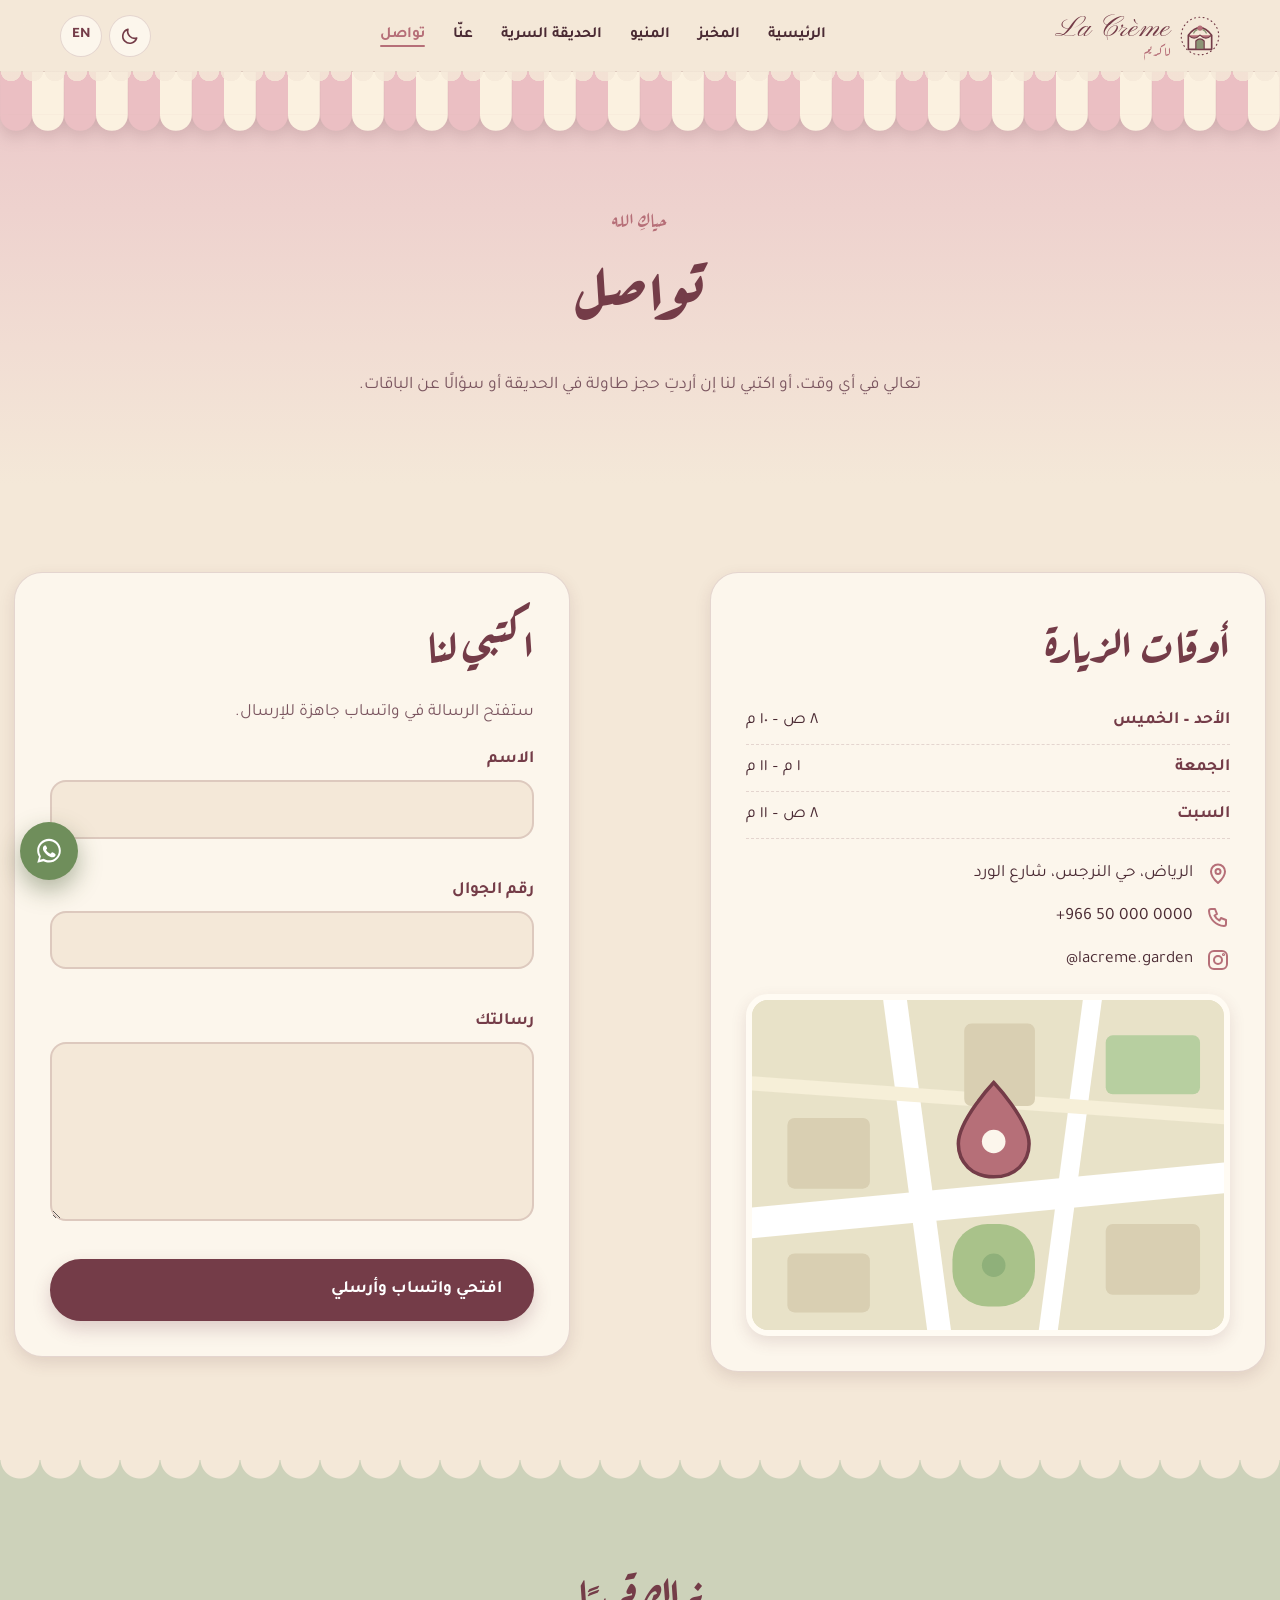
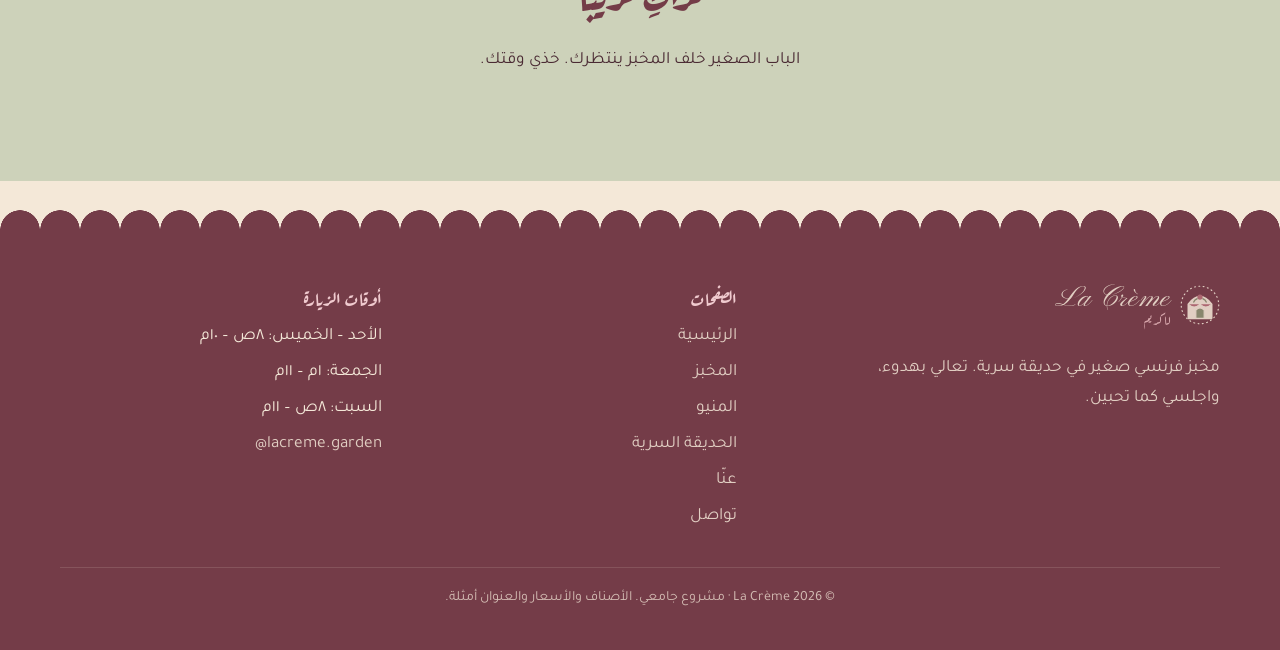
<file: contact.html>
<!DOCTYPE html>
<html lang="ar" dir="rtl">
<head>
<meta charset="utf-8">
<meta name="viewport" content="width=device-width, initial-scale=1">
<title>تواصل · لاكريم</title>
<meta name="description" content="لاكريم — مخبز فرنسي صغير في حديقة سرية. La Crème — a small French pâtisserie in a secret garden.">
<meta name="theme-color" content="#F4E8D8">
<link rel="icon" href="images/favicon.svg" type="image/svg+xml">
<link rel="preconnect" href="https://fonts.googleapis.com"><link rel="preconnect" href="https://fonts.gstatic.com" crossorigin>
<link href="https://fonts.googleapis.com/css2?family=Aref+Ruqaa:wght@400;700&family=Tajawal:wght@400;500;700&family=Cormorant+Garamond:ital,wght@0,500;0,600;0,700;1,500&family=Nunito:wght@400;600;700;800&family=Pinyon+Script&family=Caveat:wght@500;700&display=swap" rel="stylesheet">
<link rel="stylesheet" href="style.css">
<script>
/* Set theme / language / door state before first paint (no flash). */
(function(){try{var d=document.documentElement;d.classList.add('js');
var t=localStorage.getItem('lc-theme')||'light';d.setAttribute('data-theme',t);
var l=localStorage.getItem('lc-lang')||'ar';d.lang=l;d.dir=l==='ar'?'rtl':'ltr';
if(/(^|\/)(index\.html)?$/.test(location.pathname)&&!sessionStorage.getItem('lc-door')){d.classList.add('door-pending');}
if(sessionStorage.getItem('lc-nav')){d.classList.add('arriving');}
}catch(e){}})();
</script>

</head>
<body data-page="contact" class="pg-contact ">
<a class="sr" href="#main"><span data-i18n="contact.21">تخطّي إلى المحتوى</span></a>

<header class="nav" id="nav"><div class="wrap nav-in">
  <a class="logo" href="index.html" aria-label="لاكريم — الرئيسية" data-i18n-attr="aria-label:c.7"><svg viewBox="0 0 48 48" aria-hidden="true"><circle cx="24" cy="24" r="22.5" fill="none" stroke="currentColor" stroke-width="1.4" stroke-dasharray="1 4.2" stroke-linecap="round"/><path d="M10 40V23Q24 5 38 23V40Z" fill="#F4E8D8" stroke="currentColor" stroke-width="2" stroke-linejoin="round"/><path d="M10 23Q17 30 24 23Q31 30 38 23" fill="#B66F78" stroke="currentColor" stroke-width="1.4"/><path d="M19 40V30Q24 25 29 30V40Z" fill="#8C9474" stroke="currentColor" stroke-width="1.4"/><circle cx="24" cy="14.5" r="3.2" fill="#B66F78"/><path d="M20.5 16.5q-3 1-4 4M27.5 16.5q3 1 4 4" stroke="#8C9474" stroke-width="1.6" fill="none" stroke-linecap="round"/></svg><span class="wm"><b>La Crème</b><small>لاكريم</small></span></a>
  <nav aria-label="التنقل الرئيسي" data-i18n-attr="aria-label:c.8"><ul class="links"><li><a href="index.html" data-p="home"><span data-i18n="c.1">الرئيسية</span></a></li><li><a href="bakery.html" data-p="bakery"><span data-i18n="c.2">المخبز</span></a></li><li><a href="menu.html" data-p="menu"><span data-i18n="c.3">المنيو</span></a></li><li><a href="garden.html" data-p="garden"><span data-i18n="c.4">الحديقة السرية</span></a></li><li><a href="about.html" data-p="about"><span data-i18n="c.5">عنّا</span></a></li><li><a href="contact.html" data-p="contact" aria-current="page"><span data-i18n="c.6">تواصل</span></a></li></ul></nav>
  <div class="tools">
    <button class="icon-btn theme-btn" data-act="theme" type="button" aria-label="تبديل الوضع الداكن والفاتح" data-i18n-attr="aria-label:c.9"><svg class="moon" viewBox="0 0 24 24" fill="none" stroke="currentColor" stroke-width="2" stroke-linejoin="round"><path d="M20 14.5A8.5 8.5 0 0 1 9.5 4a8.5 8.5 0 1 0 10.5 10.5Z"/></svg><svg class="sun" viewBox="0 0 24 24" fill="none" stroke="currentColor" stroke-width="2" stroke-linecap="round"><circle cx="12" cy="12" r="4.2"/><path d="M12 2.5v2.6M12 18.9v2.6M2.5 12h2.6M18.9 12h2.6M5.3 5.3l1.8 1.8M16.9 16.9l1.8 1.8M5.3 18.7l1.8-1.8M16.9 7.1l1.8-1.8"/></svg></button>
    <button class="icon-btn" data-act="lang" type="button" aria-label="تغيير اللغة" data-i18n-attr="aria-label:c.10"><span data-lang-label>EN</span></button>
    <button class="icon-btn burger" data-act="burger" type="button" aria-label="القائمة" data-i18n-attr="aria-label:c.11"><svg viewBox="0 0 24 24" fill="none" stroke="currentColor" stroke-width="2.2" stroke-linecap="round"><path d="M4 7h16M4 12h16M4 17h16"/></svg></button>
  </div></div></header>
<main id="main">
<section class="phero"><div class="awning" aria-hidden="true"></div>
  <div class="wrap"><span class="eyebrow" data-reveal><span data-i18n="contact.2">حياكِ الله</span></span><h1 data-reveal data-delay="100"><span data-i18n="contact.3">تواصل</span></h1>
  <p data-reveal data-delay="200"><span data-i18n="contact.4">تعالي في أي وقت، أو اكتبي لنا إن أردتِ حجز طاولة في الحديقة أو سؤالًا عن الباقات.</span></p></div></section>
<section class="pad"><div class="wrap contact-grid">
  <div class="panel" data-reveal="left">
    <h2><span data-i18n="contact.5">أوقات الزيارة</span></h2>
    <ul class="hours"><li><b><span data-i18n="contact.6">الأحد – الخميس</span></b><span><span data-i18n="contact.7">٨ ص – ١٠ م</span></span></li><li><b><span data-i18n="contact.8">الجمعة</span></b><span><span data-i18n="contact.9">١ م – ١١ م</span></span></li><li><b><span data-i18n="contact.10">السبت</span></b><span><span data-i18n="contact.11">٨ ص – ١١ م</span></span></li></ul>
    <div class="info">
      <!-- SAMPLE DETAILS: replace the address, phone and handle with real ones (phone / WhatsApp number is set in script.js → CFG). -->
      <div><svg viewBox="0 0 24 24" fill="none" stroke="currentColor" stroke-width="2" stroke-linecap="round" stroke-linejoin="round"><path d="M12 21s-7-6.2-7-11.5A7 7 0 0 1 19 9.500C19 14.800 12 21 12 21Z"/><circle cx="12" cy="9.500" r="2.500"/></svg><span><span data-i18n="contact.12">الرياض، حي النرجس، شارع الورد</span></span></div>
      <div><svg viewBox="0 0 24 24" fill="none" stroke="currentColor" stroke-width="2" stroke-linecap="round" stroke-linejoin="round"><path d="M5 4h4l2 5-2.500 1.500a11 11 0 0 0 5 5L15 13l5 2v4a2 2 0 0 1-2 2A16 16 0 0 1 3 6a2 2 0 0 1 2-2Z"/></svg><span dir="ltr">+966 50 000 0000</span></div>
      <div><svg viewBox="0 0 24 24" fill="none" stroke="currentColor" stroke-width="2" stroke-linecap="round" stroke-linejoin="round"><rect x="3" y="3" width="18" height="18" rx="5"/><circle cx="12" cy="12" r="4"/><circle cx="17.500" cy="6.500" r=".6"/></svg><span dir="ltr">@lacreme.garden</span></div>
    </div>
    <div class="map" data-reveal="bloom"><svg viewBox="0 0 400 280" role="img" aria-label="خريطة تخطيطية للموقع" data-i18n-attr="aria-label:contact.1"><rect width="400" height="280" fill="#E8E2C8"/><path d="M-10 190 L410 150" stroke="#fff" stroke-width="26"/><path d="M120 -10 L160 290" stroke="#fff" stroke-width="20"/><path d="M290 -10 L250 290" stroke="#fff" stroke-width="16"/><path d="M-10 70 L410 100" stroke="#F6EFD8" stroke-width="12"/><rect x="30" y="100" width="70" height="60" rx="6" fill="#D9CFB2"/><rect x="180" y="20" width="60" height="70" rx="6" fill="#D9CFB2"/><rect x="300" y="190" width="80" height="60" rx="6" fill="#D9CFB2"/><rect x="30" y="215" width="70" height="50" rx="6" fill="#D9CFB2"/><rect x="170" y="190" width="70" height="70" rx="30" fill="#A9C28A"/><circle cx="205" cy="225" r="10" fill="#8FB07A"/><rect x="300" y="30" width="80" height="50" rx="6" fill="#B7CFA0"/><g class="pin"><path d="M205 150c-18 0-30-12-30-28 0-20 30-52 30-52s30 32 30 52c0 16-12 28-30 28Z" fill="#B66F78" stroke="#743C48" stroke-width="3"/><circle cx="205" cy="120" r="10" fill="#FCF6EC"/></g></svg></div>
  </div>
  <div class="panel" data-reveal="right">
    <h2><span data-i18n="contact.13">اكتبي لنا</span></h2><p style="color:var(--ink-soft)"><span data-i18n="contact.14">ستفتح الرسالة في واتساب جاهزة للإرسال.</span></p>
    <form class="f" id="cform" novalidate>
      <div class="field"><label for="cn"><span data-i18n="contact.15">الاسم</span></label><input id="cn" name="name" autocomplete="name" required><span class="err" data-err></span></div>
      <div class="field"><label for="cp"><span data-i18n="contact.16">رقم الجوال</span></label><input id="cp" name="phone" inputmode="tel" autocomplete="tel" dir="ltr" required><span class="err" data-err></span></div>
      <div class="field"><label for="cm"><span data-i18n="contact.17">رسالتك</span></label><textarea id="cm" name="msg" rows="5" required></textarea><span class="err" data-err></span></div>
      <button class="btn" type="submit"><span data-i18n="contact.18">افتحي واتساب وأرسلي</span></button>
    </form>
  </div>
</div></section>
<section class="band sage"><div class="wrap center" data-reveal><h2><span data-i18n="contact.19">نراكِ قريبًا</span></h2><p style="max-inline-size:48ch;margin-inline:auto"><span data-i18n="contact.20">الباب الصغير خلف المخبز ينتظرك. خذي وقتك.</span></p></div></section>
</main>
<footer class="foot"><div class="wrap">
  <div class="foot-grid">
    <div><a class="logo" href="index.html"><svg viewBox="0 0 48 48" aria-hidden="true"><circle cx="24" cy="24" r="22.5" fill="none" stroke="currentColor" stroke-width="1.4" stroke-dasharray="1 4.2" stroke-linecap="round"/><path d="M10 40V23Q24 5 38 23V40Z" fill="#F4E8D8" stroke="currentColor" stroke-width="2" stroke-linejoin="round"/><path d="M10 23Q17 30 24 23Q31 30 38 23" fill="#B66F78" stroke="currentColor" stroke-width="1.4"/><path d="M19 40V30Q24 25 29 30V40Z" fill="#8C9474" stroke="currentColor" stroke-width="1.4"/><circle cx="24" cy="14.5" r="3.2" fill="#B66F78"/><path d="M20.5 16.5q-3 1-4 4M27.5 16.5q3 1 4 4" stroke="#8C9474" stroke-width="1.6" fill="none" stroke-linecap="round"/></svg><span class="wm"><b>La Crème</b><small>لاكريم</small></span></a>
      <p style="margin-block-start:1rem;opacity:.85;max-inline-size:36ch"><span data-i18n="c.12">مخبز فرنسي صغير في حديقة سرية. تعالي بهدوء، واجلسي كما تحبين.</span></p></div>
    <div><h4><span data-i18n="c.13">الصفحات</span></h4><ul><li><a href="index.html"><span data-i18n="c.14">الرئيسية</span></a></li><li><a href="bakery.html"><span data-i18n="c.15">المخبز</span></a></li><li><a href="menu.html"><span data-i18n="c.16">المنيو</span></a></li><li><a href="garden.html"><span data-i18n="c.17">الحديقة السرية</span></a></li><li><a href="about.html"><span data-i18n="c.18">عنّا</span></a></li><li><a href="contact.html"><span data-i18n="c.19">تواصل</span></a></li></ul></div>
    <div><h4><span data-i18n="c.20">أوقات الزيارة</span></h4><ul>
      <li><span data-i18n="c.21">الأحد – الخميس: ٨ص – ١٠م</span></li><li><span data-i18n="c.22">الجمعة: ١م – ١١م</span></li><li><span data-i18n="c.23">السبت: ٨ص – ١١م</span></li>
      <li dir="ltr" style="opacity:.85">@lacreme.garden</li></ul></div>
  </div>
  <p class="copy">© 2026 La Crème · <span data-i18n="c.24">مشروع جامعي. الأصناف والأسعار والعنوان أمثلة.</span></p>
</div></footer>
<a class="wa" id="wa" href="#" target="_blank" rel="noopener" aria-label="تواصلي معنا عبر واتساب" data-i18n-attr="aria-label:c.25"><svg viewBox="0 0 32 32" fill="currentColor"><path d="M16 3C9 3 3.4 8.6 3.4 15.5c0 2.4.7 4.7 1.9 6.6L3.5 28.5l6.6-1.7c1.8 1 3.8 1.5 5.9 1.5 6.9 0 12.6-5.6 12.6-12.6S22.9 3 16 3Zm0 22.9c-1.9 0-3.700-.5-5.300-1.500l-.4-.2-3.900 1 1-3.800-.3-.4a10.200 10.200 0 0 1-1.600-5.500C5.500 9.900 10.200 5.300 16 5.300s10.500 4.600 10.500 10.300S21.800 25.900 16 25.900Zm5.800-7.600c-.3-.2-1.900-.9-2.200-1s-.5-.2-.7.200-.8 1-1 1.200-.4.200-.7.100a8.500 8.500 0 0 1-4.200-3.700c-.3-.6.300-.5.900-1.700.1-.2 0-.4 0-.5l-1-2.300c-.2-.6-.5-.5-.7-.5h-.6a1.200 1.200 0 0 0-.9.400 3.800 3.800 0 0 0-1.200 2.800c0 1.700 1.200 3.300 1.400 3.500s2.400 3.700 5.800 5.100c2.100.9 2.900.9 3.900.8a3.300 3.300 0 0 0 2.200-1.600 2.700 2.700 0 0 0 .2-1.600c-.1-.1-.3-.2-.6-.4Z"/></svg><span class="tip"><span data-i18n="c.26">واتساب</span></span></a>
<script src="script.js" defer></script>
</body>
</html>
</file>
<file: style.css>
/* ==========================================================================
   La Crème · لاكريم — shared stylesheet
   Logical properties everywhere (RTL / LTR safe). Palette comes from the brief:
   cream #F4E8D8 · dusty rose #B66F78 · deep wine #743C48 · sand #D7B99A · sage #8C9474
   ========================================================================== */

/* ---------- 1. Tokens ---------- */
:root {
  --cream: #F4E8D8;
  --rose: #B66F78;
  --wine: #743C48;
  --sand: #D7B99A;
  --sage: #8C9474;
  --wood: #C69C6D;
  --wood-d: #B07D4F;

  --bg: #F4E8D8;
  --bg-2: #EEDDC7;
  --paper: #FCF6EC;
  --ink: #4A2A33;
  --ink-soft: #7B5660;
  --head: #743C48;
  --line: rgba(116, 60, 72, .18);
  --rose-l: #EBC7C9;
  --sage-l: #CDD2BA;
  --sand-l: #E7D3BA;
  --shadow: 0 14px 34px rgba(90, 45, 55, .16);
  --shadow-s: 0 6px 16px rgba(90, 45, 55, .13);
  --menu-bg: #EFB6BB;
  --door-bg-a: #FBE9DD; --door-bg-b: #F2D3CF; --door-bg-c: #D9B6B3;
  --awn-a: #EBBFC3; --awn-b: #FBF1E0;

  --r: 22px;
  --nav-h: 72px;
  --ease: cubic-bezier(.22, .8, .24, 1);

  --f-ar-d: 'Aref Ruqaa', 'Tajawal', serif;
  --f-ar-b: 'Tajawal', 'Readex Pro', sans-serif;
  --f-en-d: 'Cormorant Garamond', Georgia, serif;
  --f-en-b: 'Nunito', 'Segoe UI', sans-serif;
  --f-script: 'Pinyon Script', 'Snell Roundhand', cursive;
  --f-hand: 'Caveat', 'Segoe Script', cursive;
}
:root[data-theme="dark"] {
  --bg: #2A1A20;
  --bg-2: #33202A;
  --paper: #3D2832;
  --ink: #F4E8D8;
  --ink-soft: #D2B8B3;
  --head: #F0CBCF;
  --line: rgba(244, 232, 216, .16);
  --rose-l: #5B3440;
  --sage-l: #3C4636;
  --sand-l: #4A3A35;
  --shadow: 0 14px 34px rgba(0, 0, 0, .4);
  --shadow-s: 0 6px 16px rgba(0, 0, 0, .32);
  --menu-bg: #6B3A48;
  --door-bg-a: #4A2A35; --door-bg-b: #3A2029; --door-bg-c: #261319;
  --awn-a: #8F4F5C; --awn-b: #3F2831;
  color-scheme: dark;
}

/* ---------- 2. Base ---------- */
*, *::before, *::after { box-sizing: border-box; }
html { scroll-behavior: smooth; -webkit-text-size-adjust: 100%; overflow-x: clip; }
html.door-pending, html.door-pending body { overflow: hidden; }
body {
  margin: 0;
  background: var(--bg);
  color: var(--ink);
  font-family: var(--f-en-b);
  line-height: 1.75;
  font-size: 1.04rem;
  overflow-x: hidden;
  transition: background-color .6s ease, color .6s ease;
  min-height: 100vh;
  display: flex; flex-direction: column;
}
html[lang="ar"] body { font-family: var(--f-ar-b); font-size: 1.08rem; }
main { flex: 1; position: relative; }
img, svg { max-width: 100%; }
img { display: block; }
a { color: inherit; text-decoration: none; }
h1, h2, h3, h4 { color: var(--head); font-family: var(--f-en-d); font-weight: 600; line-height: 1.2; margin: 0 0 .5em; }
html[lang="ar"] h1, html[lang="ar"] h2, html[lang="ar"] h3, html[lang="ar"] h4 { font-family: var(--f-ar-d); font-weight: 700; line-height: 1.5; }
h1 { font-size: clamp(2.3rem, 6vw, 4.2rem); }
h2 { font-size: clamp(1.8rem, 4vw, 2.8rem); }
h3 { font-size: clamp(1.25rem, 2.4vw, 1.6rem); }
p { margin: 0 0 1em; }
.script { font-family: var(--f-script); font-weight: 400; }
.hand { font-family: var(--f-hand); }
html[lang="ar"] .hand { font-family: var(--f-ar-d); }
.eyebrow { font-family: var(--f-hand); font-size: 1.45rem; color: var(--rose); display: block; margin-block-end: .1em; letter-spacing: .02em; }
html[lang="ar"] .eyebrow { font-family: var(--f-ar-d); font-size: 1.25rem; }
.wrap { width: min(1160px, 100% - 2rem); margin-inline: auto; }
.narrow { width: min(760px, 100% - 2rem); margin-inline: auto; }
.center { text-align: center; }
.sr { position: absolute; inline-size: 1px; block-size: 1px; overflow: hidden; clip: rect(0 0 0 0); white-space: nowrap; }
:focus-visible { outline: 3px solid var(--rose); outline-offset: 3px; border-radius: 6px; }
::selection { background: var(--rose); color: #fff; }

/* ---------- 3. Buttons / chips ---------- */
.btn {
  --b: var(--wine);
  display: inline-flex; align-items: center; gap: .55em;
  padding: .8em 1.7em; border-radius: 999px; border: 2px solid var(--b);
  background: var(--b); color: #fff; font: inherit; font-weight: 700; cursor: pointer;
  position: relative; overflow: hidden; isolation: isolate;
  transition: transform .35s var(--ease), box-shadow .35s, color .35s;
  box-shadow: 0 8px 18px rgba(116, 60, 72, .22);
}
:root[data-theme="dark"] .btn { --b: var(--rose); }
.btn::before { content: ""; position: absolute; inset: 0; z-index: -1; background: var(--paper); border-radius: inherit; transform: scale(0); transform-origin: var(--ox, 50%) var(--oy, 50%); transition: transform .5s var(--ease); }
.btn:hover { transform: translateY(-3px); color: var(--b); }
.btn:hover::before { transform: scale(1.6); }
.btn.ghost { background: transparent; color: var(--head); box-shadow: none; }
.btn.ghost:hover { color: #fff; }
.btn.ghost::before { background: var(--b); transform: scale(0); }
.btn.ghost:hover::before { transform: scale(1.6); }
.btn.sm { padding: .5em 1.15em; font-size: .92rem; }
.chip {
  display: inline-flex; align-items: center; gap: .4em; padding: .42em 1em; border-radius: 999px;
  border: 1.5px solid var(--line); background: var(--paper); color: var(--ink); font: inherit; font-size: .95rem; cursor: pointer;
  transition: all .3s var(--ease);
}
.chip:hover { transform: translateY(-2px); border-color: var(--rose); }
.chip[aria-pressed="true"], .chip.on { background: var(--rose); color: #fff; border-color: var(--rose); box-shadow: 0 6px 14px rgba(182, 111, 120, .35); }

/* ---------- 4. Navigation ---------- */
.nav {
  position: sticky; inset-block-start: 0; z-index: 60; block-size: var(--nav-h);
  background: color-mix(in srgb, var(--bg) 82%, transparent); backdrop-filter: blur(14px); -webkit-backdrop-filter: blur(14px);
  border-block-end: 1px solid var(--line);
}
.nav::after { content: ""; position: absolute; inset-inline: 0; inset-block-end: -11px; block-size: 11px; pointer-events: none;
  background: radial-gradient(circle at 11px 0, color-mix(in srgb, var(--bg) 82%, transparent) 10px, transparent 10.5px) 0 0 / 22px 11px repeat-x; }
.nav-in { block-size: 100%; display: flex; align-items: center; justify-content: space-between; gap: 1rem; }
.logo { display: inline-flex; align-items: center; gap: .6rem; color: var(--head); }
.logo svg { inline-size: 40px; block-size: 40px; flex: none; transition: transform .6s var(--ease); }
.logo:hover svg { transform: rotate(-8deg) scale(1.08); }
.logo .wm { display: grid; line-height: 1; }
.logo .wm b { font-family: var(--f-script); font-weight: 400; font-size: 1.9rem; letter-spacing: .01em; }
.logo .wm small { font-family: var(--f-ar-d); font-size: .8rem; color: var(--rose); margin-block-start: -.05rem; letter-spacing: .05em; }
.links { display: flex; align-items: center; gap: .15rem; list-style: none; margin: 0; padding: 0; }
.links a { position: relative; padding: .45rem .8rem; border-radius: 999px; font-weight: 600; font-size: .97rem; transition: color .3s; }
.links a::after { content: ""; position: absolute; inset-inline: .8rem; inset-block-end: .2rem; block-size: 2px; background: var(--rose); border-radius: 2px; transform: scaleX(0); transition: transform .4s var(--ease); }
.links a:hover::after, .links a[aria-current="page"]::after { transform: scaleX(1); }
.links a[aria-current="page"] { color: var(--rose); }
.tools { display: flex; align-items: center; gap: .45rem; }
.icon-btn {
  inline-size: 42px; block-size: 42px; border-radius: 50%; border: 1.5px solid var(--line); background: var(--paper); color: var(--head);
  display: grid; place-items: center; cursor: pointer; font: inherit; font-weight: 800; font-size: .9rem;
  transition: transform .4s var(--ease), background .3s, border-color .3s;
}
.icon-btn:hover { transform: rotate(14deg) scale(1.08); border-color: var(--rose); }
.icon-btn svg { inline-size: 20px; block-size: 20px; }
.theme-btn .sun { display: none; }
:root[data-theme="dark"] .theme-btn .sun { display: block; }
:root[data-theme="dark"] .theme-btn .moon { display: none; }
.burger { display: none; }
@media (max-width: 960px) {
  .burger { display: grid; }
  .links {
    position: fixed; inset-block-start: var(--nav-h); inset-inline: 0; flex-direction: column; align-items: stretch; gap: 0;
    background: var(--bg); padding: .6rem 1rem 1.2rem; border-block-end: 1px solid var(--line); box-shadow: var(--shadow);
    clip-path: inset(0 0 100% 0); opacity: 0; pointer-events: none; transition: clip-path .5s var(--ease), opacity .3s;
  }
  .nav.open .links { clip-path: inset(0 0 -40px 0); opacity: 1; pointer-events: auto; }
  .links a { display: block; padding: .8rem 1rem; font-size: 1.1rem; }
  .links a::after { inset-inline: 1rem; }
}
@media (max-width: 420px) { .logo .wm small { display: none; } .logo .wm b { font-size: 1.65rem; } }

/* ---------- 5. Awning + scallop dividers ---------- */
.awning { position: absolute; inset-inline: 0; inset-block-start: 0; block-size: 78px; z-index: 3; pointer-events: none; transform-origin: top; animation: awnDrop 1.3s var(--ease) both .2s;
  background-image: url("data:image/svg+xml;utf8,<svg xmlns='http://www.w3.org/2000/svg' width='80' height='78' viewBox='0 0 80 78'><rect width='40' height='54' fill='%23EBBFC3'/><rect x='40' width='40' height='54' fill='%23FBF1E0'/><path d='M0 54a20 20 0 0 0 40 0z' fill='%23EBBFC3'/><path d='M40 54a20 20 0 0 0 40 0z' fill='%23FBF1E0'/></svg>");
  background-size: 80px 78px; background-repeat: repeat-x; filter: drop-shadow(0 6px 8px rgba(90, 45, 55, .18)); }
:root[data-theme="dark"] .awning { background-image: url("data:image/svg+xml;utf8,<svg xmlns='http://www.w3.org/2000/svg' width='80' height='78' viewBox='0 0 80 78'><rect width='40' height='54' fill='%238F4F5C'/><rect x='40' width='40' height='54' fill='%233F2831'/><path d='M0 54a20 20 0 0 0 40 0z' fill='%238F4F5C'/><path d='M40 54a20 20 0 0 0 40 0z' fill='%233F2831'/></svg>"); }
@keyframes awnDrop { from { transform: translateY(-100%) scaleY(.6); } 60% { transform: translateY(2%) scaleY(1.04); } to { transform: none; } }
.band { position: relative; background: var(--band, var(--bg-2)); padding-block: clamp(3.5rem, 8vw, 6rem) clamp(3rem, 7vw, 5.5rem); }
.band::before { content: ""; position: absolute; inset-inline: 0; inset-block-start: -1px; block-size: 22px; background: radial-gradient(circle at 20px 0, var(--bg) 19px, transparent 20px) 0 0 / 40px 22px repeat-x; }
.band.sage { --band: var(--sage-l); } .band.rose { --band: var(--rose-l); } .band.sand { --band: var(--sand-l); }
section.pad { padding-block: clamp(3rem, 7vw, 5.5rem); }
.sec-head { text-align: center; margin-block-end: clamp(1.8rem, 4vw, 3rem); }
.sec-head p { color: var(--ink-soft); max-inline-size: 56ch; margin-inline: auto; }
.orn { display: block; margin: .4rem auto 0; inline-size: 150px; color: var(--rose); }

/* ---------- 6. Reveal / motion utilities ---------- */
.js [data-reveal] { opacity: 0; transform: translateY(30px); transition: opacity .9s var(--ease), transform .9s var(--ease); transition-delay: var(--d, 0ms); will-change: transform, opacity; }
.js [data-reveal="bloom"] { transform: scale(.82) rotate(-3deg); }
.js [data-reveal="left"] { transform: translateX(-46px); } .js [data-reveal="right"] { transform: translateX(46px); }
[dir="rtl"].js [data-reveal="left"], .js [dir="rtl"] [data-reveal="left"] { transform: translateX(46px); }
html[dir="rtl"].js [data-reveal="right"] { transform: translateX(-46px); }
html[dir="rtl"].js [data-reveal="left"] { transform: translateX(46px); }
.js [data-reveal="unfold"] { transform: perspective(900px) rotateX(-40deg); transform-origin: top; }
.js [data-reveal].in { opacity: 1; transform: none; }
.tilt { transform-style: preserve-3d; transition: transform .35s var(--ease), box-shadow .35s; }
.floaty { animation: floaty 6s ease-in-out infinite; }
@keyframes floaty { 50% { transform: translateY(-10px) rotate(1.2deg); } }
@keyframes sway { 0%, 100% { transform: rotate(-2.2deg); } 50% { transform: rotate(2.2deg); } }
@keyframes swing { 0%, 100% { transform: rotate(-7deg); } 50% { transform: rotate(7deg); } }
@keyframes pulseRing { 0% { box-shadow: 0 0 0 0 rgba(182, 111, 120, .5); } 100% { box-shadow: 0 0 0 22px rgba(182, 111, 120, 0); } }

.petals { position: fixed; inset: 0; pointer-events: none; z-index: 5; overflow: hidden; }
.petal { position: absolute; inset-block-start: -30px; inline-size: var(--s, 14px); block-size: calc(var(--s, 14px) * 1.35); background: var(--c, #E9A3AE); border-radius: 100% 0 100% 0; opacity: .7;
  animation: fall var(--t, 16s) linear var(--dl, 0s) infinite; }
@keyframes fall { 0% { transform: translate3d(0, -5vh, 0) rotate(0); opacity: 0; } 8% { opacity: .75; } 50% { transform: translate3d(var(--dx, 60px), 55vh, 0) rotate(200deg); } 100% { transform: translate3d(calc(var(--dx, 60px) * -.6), 108vh, 0) rotate(420deg); opacity: .1; } }
.trail { position: fixed; z-index: 9999; pointer-events: none; inline-size: 12px; block-size: 16px; background: var(--c, #E9A3AE); border-radius: 100% 0 100% 0; animation: trail 1s ease-out forwards; }
@keyframes trail { to { transform: translate(var(--tx, 0), var(--ty, 30px)) rotate(var(--r, 120deg)) scale(.2); opacity: 0; } }
.burst { position: fixed; z-index: 9999; pointer-events: none; inline-size: 10px; block-size: 14px; background: var(--c); border-radius: 100% 0 100% 0; animation: burst .9s cubic-bezier(.1, .8, .3, 1) forwards; }
@keyframes burst { to { transform: translate(var(--tx), var(--ty)) rotate(var(--r)) scale(.3); opacity: 0; } }

/* page curtain */
.curtain { position: fixed; inset: 0; z-index: 2000; pointer-events: none; transform: translateY(-104%); transition: transform .62s cubic-bezier(.7, 0, .25, 1);
  background: repeating-conic-gradient(var(--rose) 0 25%, #F7E9E4 0 50%) 0 0 / 56px 56px; }
.curtain::after { content: ""; position: absolute; inset-inline: 0; inset-block-start: 100%; block-size: 30px;
  background: radial-gradient(circle at 15px 0, #F7E9E4 14px, transparent 15px) 0 0 / 30px 30px repeat-x; filter: drop-shadow(0 8px 6px rgba(0, 0, 0, .15)); }
.curtain.drop { transform: translateY(0); pointer-events: auto; }
html.arriving .curtain { transform: translateY(0); transition: none; }
.curtain .cw { position: absolute; inset: 0; display: grid; place-items: center; font-family: var(--f-script); font-size: clamp(3rem, 12vw, 6rem); color: var(--wine); text-shadow: 0 0 20px #fff; }

/* toast */
.toast { position: fixed; inset-inline: 0; inset-block-end: 90px; margin-inline: auto; inline-size: max-content; max-inline-size: 88vw; z-index: 900; background: #FFFBF1; color: #5b3640;
  padding: .9rem 1.4rem; border-radius: 6px 18px 6px 18px; box-shadow: var(--shadow); font-family: var(--f-hand); font-size: 1.45rem; transform: translateY(30px) rotate(-1.5deg); opacity: 0; pointer-events: none; transition: all .5s var(--ease); }
html[lang="ar"] .toast { font-family: var(--f-ar-d); font-size: 1.15rem; }
.toast.show { transform: translateY(0) rotate(-1.5deg); opacity: 1; }

/* ---------- 7. WhatsApp + footer ---------- */
.wa { position: fixed; inset-block-end: 20px; inset-inline-end: 20px; z-index: 700; inline-size: 58px; block-size: 58px; border-radius: 50%; background: #6F8E5B; color: #fff; display: grid; place-items: center;
  box-shadow: 0 10px 24px rgba(60, 80, 40, .4); animation: waPulse 2.6s infinite; transition: transform .35s var(--ease); }
.wa:hover { transform: scale(1.12) rotate(-8deg); }
.wa svg { inline-size: 30px; block-size: 30px; }
.wa .tip { position: absolute; inset-inline-end: 68px; background: var(--paper); color: var(--ink); padding: .35rem .8rem; border-radius: 12px; font-size: .88rem; font-weight: 700; white-space: nowrap; box-shadow: var(--shadow-s); opacity: 0; transform: translateX(10px); transition: all .3s; pointer-events: none; }
html[dir="rtl"] .wa .tip { transform: translateX(-10px); }
.wa:hover .tip { opacity: 1; transform: none; }
@keyframes waPulse { 0% { box-shadow: 0 10px 24px rgba(60, 80, 40, .4), 0 0 0 0 rgba(111, 142, 91, .55); } 70%, 100% { box-shadow: 0 10px 24px rgba(60, 80, 40, .4), 0 0 0 20px rgba(111, 142, 91, 0); } }
.foot { background: var(--wine); color: #F4E8D8; padding-block: 3.4rem 1.6rem; position: relative; margin-block-start: 3rem; }
:root[data-theme="dark"] .foot { background: #1D1015; }
.foot::before { content: ""; position: absolute; inset-inline: 0; inset-block-start: -20px; block-size: 21px; background: radial-gradient(circle at 20px 21px, var(--wine) 19.5px, transparent 20px) 0 0 / 40px 21px repeat-x; }
:root[data-theme="dark"] .foot::before { background: radial-gradient(circle at 20px 21px, #1D1015 19.5px, transparent 20px) 0 0 / 40px 21px repeat-x; }
.foot-grid { display: grid; grid-template-columns: 1.4fr 1fr 1fr; gap: 2rem; }
.foot h4 { color: #F0CBCF; font-size: 1.15rem; margin-block-end: .7rem; }
.foot a { opacity: .85; transition: opacity .3s, padding .3s; } .foot a:hover { opacity: 1; }
.foot ul { list-style: none; margin: 0; padding: 0; display: grid; gap: .35rem; }
.foot .logo { color: #F4E8D8; } .foot .logo .wm small { color: #E7B8BC; }
.foot .copy { margin-block-start: 2.2rem; padding-block-start: 1.1rem; border-block-start: 1px solid rgba(244, 232, 216, .18); font-size: .88rem; opacity: .75; text-align: center; }
@media (max-width: 760px) { .foot-grid { grid-template-columns: 1fr; } }

/* ---------- 8. Hero (home) ---------- */
.hero { position: relative; padding-block: 120px 70px; overflow: hidden; background:
  radial-gradient(ellipse at 20% 0%, color-mix(in srgb, var(--rose-l) 75%, transparent), transparent 60%),
  radial-gradient(ellipse at 85% 60%, color-mix(in srgb, var(--sage-l) 70%, transparent), transparent 55%), var(--bg); }
.hero-grid { display: grid; grid-template-columns: 1.05fr .95fr; gap: clamp(1.5rem, 4vw, 4rem); align-items: center; position: relative; z-index: 4; }
.hero h1 { font-size: clamp(2.4rem, 6.4vw, 4.6rem); margin-block-end: .35em; }
.hero h1 .script { display: block; color: var(--rose); font-size: 1.15em; line-height: 1.1; }
html[lang="ar"] .hero h1 .script { font-family: var(--f-ar-d); }
.hero p.lead { font-size: 1.18rem; color: var(--ink-soft); max-inline-size: 46ch; }
.hero .cta { display: flex; flex-wrap: wrap; gap: .8rem; margin-block-start: 1.6rem; }
.arch-frame { position: relative; inline-size: min(100%, 440px); margin-inline: auto; aspect-ratio: .8; }
.arch-frame .inner { position: absolute; inset: 0; border-radius: 50% 50% 22px 22px / 34% 34% 22px 22px; overflow: hidden; border: 10px solid var(--wood); box-shadow: var(--shadow), 0 0 0 3px var(--wood-d); background: var(--rose-l); }
.arch-frame .inner img { inline-size: 100%; block-size: 100%; object-fit: cover; transform: scale(1.06); }
.arch-frame .sign { position: absolute; inset-inline-end: 9%; inset-block-start: 36%; transform-origin: top center; animation: swing 4s ease-in-out infinite; z-index: 3; }
.arch-frame .sign::before { content: ""; position: absolute; inset-inline: 22% 22%; inset-block-start: -24px; block-size: 26px; border-inline: 1.5px solid #8b5a3c; transform: perspective(40px) rotateX(-20deg); }
.arch-frame .sign span { display: block; background: #FBF0D6; border: 1.5px solid #C9A15A; color: #8b5a3c; font-family: var(--f-hand); font-size: 1.15rem; font-weight: 700; padding: .05rem .9rem; border-radius: 5px; box-shadow: var(--shadow-s); letter-spacing: .08em; }
.arch-frame .blob { position: absolute; inset-inline-start: -8%; inset-block-end: 4%; inline-size: 26%; z-index: 3; filter: drop-shadow(0 8px 10px rgba(90, 45, 55, .25)); }
.arch-frame .blob.b2 { inset-inline-start: auto; inset-inline-end: -6%; inset-block-end: 16%; inline-size: 24%; }
@media (max-width: 860px) { .hero { padding-block-start: 110px; } .hero-grid { grid-template-columns: 1fr; text-align: center; } .hero p.lead { margin-inline: auto; } .hero .cta { justify-content: center; } .arch-frame { inline-size: min(78vw, 360px); } }

.strip { overflow: hidden; margin-block-start: 3.2rem; mask-image: linear-gradient(90deg, transparent, #000 8%, #000 92%, transparent); -webkit-mask-image: linear-gradient(90deg, transparent, #000 8%, #000 92%, transparent); }
.strip-track { display: flex; inline-size: max-content; gap: 2.6rem; animation: marquee 42s linear infinite; direction: ltr; }
.strip:hover .strip-track { animation-play-state: paused; }
.strip figure { margin: 0; text-align: center; flex: none; inline-size: 120px; }
.strip img { inline-size: 120px; block-size: 120px; transition: transform .4s var(--ease); }
.strip figure:hover img { transform: translateY(-8px) rotate(-5deg) scale(1.1); }
.strip figcaption { font-size: .82rem; color: var(--ink-soft); line-height: 1.3; margin-block-start: .1rem; }
@keyframes marquee { to { transform: translateX(-50%); } }

/* ---------- 9. Features ---------- */
.features { display: grid; grid-template-columns: repeat(3, 1fr); gap: 1.6rem; }
.feature { background: var(--paper); border-radius: var(--r) var(--r) var(--r) var(--r); padding: 2rem 1.6rem 1.8rem; text-align: center; box-shadow: var(--shadow-s); position: relative; border: 1px solid var(--line); }
.feature::before { content: ""; position: absolute; inset: 8px; border: 1.5px dashed color-mix(in srgb, var(--rose) 45%, transparent); border-radius: calc(var(--r) - 6px); pointer-events: none; }
.feature:hover { box-shadow: var(--shadow); }
.feature .ico { inline-size: 112px; block-size: 112px; margin: 0 auto 1rem; display: block; }
.feature p { color: var(--ink-soft); margin: 0; }
.stem { transform-origin: 50% 100%; animation: sway 5s ease-in-out infinite; transform-box: fill-box; }
.stem.d2 { animation-delay: -1.6s; } .stem.d3 { animation-delay: -3s; }
.steam path { animation: steam 3s ease-in-out infinite; transform-box: fill-box; }
.steam path:nth-child(2) { animation-delay: .9s; } .steam path:nth-child(3) { animation-delay: 1.8s; }
@keyframes steam { 0% { opacity: 0; transform: translateY(6px); } 40% { opacity: .8; } 100% { opacity: 0; transform: translateY(-12px); } }
.key-sw { transform-origin: 50% 0; animation: swing 3.4s ease-in-out infinite; transform-box: fill-box; }
@media (max-width: 860px) { .features { grid-template-columns: 1fr; max-inline-size: 460px; margin-inline: auto; } }

/* ---------- 10. Gallery ---------- */
.gallery { position: relative; display: grid; grid-template-columns: repeat(12, 1fr); grid-auto-rows: 70px; gap: 0; }
.shot { position: relative; margin: 0; padding: .7rem .7rem 2.3rem; background: #FFFBF3; box-shadow: var(--shadow); border-radius: 4px; transition: transform .5s var(--ease), z-index 0s; }
.shot img { inline-size: 100%; block-size: 100%; object-fit: cover; border-radius: 2px; background: var(--sand-l); }
.shot figcaption { position: absolute; inset-inline: 0; inset-block-end: .45rem; text-align: center; font-family: var(--f-hand); font-size: 1.35rem; color: #6a4048; }
html[lang="ar"] .shot figcaption { font-family: var(--f-ar-d); font-size: 1.05rem; }
.shot::before { content: ""; position: absolute; inset-block-start: -12px; inset-inline-start: 50%; inline-size: 82px; block-size: 24px; margin-inline-start: -41px; background: rgba(235, 199, 201, .85); transform: rotate(-3deg); box-shadow: 0 1px 3px rgba(0, 0, 0, .1); }
.shot:hover { transform: rotate(0) scale(1.06) !important; z-index: 8 !important; }
.shot.s1 { grid-column: 1 / 6; grid-row: 1 / 7; transform: rotate(-2.6deg); z-index: 2; }
.shot.s2 { grid-column: 5 / 9; grid-row: 2 / 7; transform: rotate(2.2deg); z-index: 3; margin-block-start: 3rem; }
.shot.s3 { grid-column: 8 / 13; grid-row: 1 / 6; transform: rotate(-1.6deg); z-index: 2; }
.shot.s4 { grid-column: 2 / 6; grid-row: 7 / 12; transform: rotate(1.8deg); z-index: 3; margin-block-start: -1.5rem; }
.shot.s5 { grid-column: 6 / 10; grid-row: 7 / 12; transform: rotate(-2.4deg); z-index: 4; margin-block-start: -.4rem; }
.shot.s6 { grid-column: 9 / 13; grid-row: 6 / 11; transform: rotate(2.6deg); z-index: 3; margin-block-start: 1rem; }
@media (max-width: 760px) { .gallery { grid-template-columns: 1fr 1fr; grid-auto-rows: auto; gap: 1.6rem 1rem; } .shot { grid-column: auto !important; grid-row: auto !important; margin: 0 !important; aspect-ratio: .82; } .shot.s1 { grid-column: 1 / 3 !important; aspect-ratio: 1.1; } }

/* ---------- 11. Testimonials ---------- */
.notes { display: grid; grid-template-columns: repeat(3, 1fr); gap: 1.8rem; }
.note { background: #FFFBF1; color: #5b3640; padding: 1.8rem 1.5rem 1.4rem; box-shadow: var(--shadow-s); position: relative; border-radius: 4px; transform: rotate(var(--rot, -1.5deg)); transition: transform .45s var(--ease), box-shadow .45s;
  background-image: linear-gradient(transparent 31px, rgba(182, 111, 120, .18) 32px); background-size: 100% 32px; line-height: 32px; }
.note:nth-child(2) { --rot: 1.4deg; margin-block-start: 1.2rem; } .note:nth-child(3) { --rot: -.8deg; }
.note:hover { transform: rotate(0) translateY(-8px); box-shadow: var(--shadow); }
.note::before { content: ""; position: absolute; inset-block-start: -12px; inset-inline-start: 50%; inline-size: 74px; block-size: 24px; margin-inline-start: -37px; background: rgba(215, 185, 154, .8); transform: rotate(2deg); }
.note p { font-family: var(--f-hand); font-size: 1.4rem; margin: 0 0 .5rem; }
html[lang="ar"] .note p { font-family: var(--f-ar-d); font-size: 1.12rem; line-height: 32px; }
.note cite { font-style: normal; font-size: .95rem; color: var(--rose); font-weight: 700; display: block; }
@media (max-width: 860px) { .notes { grid-template-columns: 1fr; max-inline-size: 440px; margin-inline: auto; } }

/* ---------- 12. Inner page hero ---------- */
.phero { position: relative; padding-block: 128px 64px; text-align: center; overflow: hidden; background: linear-gradient(180deg, var(--ph, var(--rose-l)), var(--bg)); }
.phero .awning { block-size: 62px; background-size: 64px 62px; }
.phero p { color: var(--ink-soft); max-inline-size: 58ch; margin-inline: auto; font-size: 1.1rem; }
.phero .deco { position: absolute; inline-size: 150px; opacity: .9; z-index: 1; }
.phero .deco.l { inset-inline-start: 4%; inset-block-end: 6%; transform: rotate(-12deg); } .phero .deco.r { inset-inline-end: 4%; inset-block-end: 10%; transform: rotate(10deg); }
@media (max-width: 760px) { .phero .deco { inline-size: 90px; opacity: .6; } }
body.pg-garden .phero { --ph: var(--sage-l); } body.pg-about .phero { --ph: var(--sand-l); } body.pg-contact .phero { --ph: var(--rose-l); }

/* ---------- 13. Bakery ---------- */
.counter-top { position: relative; padding-block: 1rem 0; }
.filters { display: flex; flex-wrap: wrap; justify-content: center; gap: .6rem; margin-block-end: 2.4rem; }
.cat { margin-block-end: 3.4rem; } .cat > h2 { text-align: center; }
.shelf { display: grid; grid-template-columns: repeat(auto-fill, minmax(250px, 1fr)); gap: 2.4rem 1.6rem; padding-block-end: 1.6rem; position: relative; }
.shelf::after { content: ""; position: absolute; inset-inline: -1rem; inset-block-end: 0; block-size: 16px; border-radius: 6px; background: linear-gradient(180deg, #D4AB78, var(--wood-d)); box-shadow: 0 12px 16px rgba(90, 45, 55, .2); }
.dish { position: relative; text-align: center; padding: 0 .6rem 1.6rem; cursor: pointer; z-index: 1; background: none; border: 0; font: inherit; color: inherit; }
.dish .glow { position: absolute; inset-inline: 10%; inset-block-start: 4%; block-size: 62%; background: radial-gradient(ellipse, color-mix(in srgb, #FFE3A3 55%, transparent), transparent 70%); opacity: .0; transition: opacity .5s; }
.dish:hover .glow { opacity: 1; }
.dish img { inline-size: 100%; max-inline-size: 230px; margin-inline: auto; transition: transform .6s var(--ease); filter: drop-shadow(0 12px 10px rgba(90, 45, 55, .18)); }
.dish:hover img { transform: translateY(-14px) rotate(-3deg) scale(1.06); }
.dish h3 { margin: .2rem 0 .1rem; font-size: 1.3rem; }
.dish .sub { display: block; color: var(--rose); font-size: .95rem; font-family: var(--f-hand); font-size: 1.2rem; }
html[lang="ar"] .dish .sub { font-family: var(--f-en-d); font-style: italic; font-size: 1.05rem; }
.dish p { color: var(--ink-soft); font-size: .95rem; margin: .4rem 0 .6rem; line-height: 1.55; }
.price { display: inline-block; padding: .15em .9em; border-radius: 999px; background: var(--rose-l); color: var(--head); font-weight: 800; font-size: .95rem; }
.dish.hide { display: none; }
dialog.modal { border: 0; padding: 0; border-radius: 28px; max-inline-size: min(860px, 94vw); inline-size: 100%; background: var(--paper); color: var(--ink); box-shadow: 0 30px 80px rgba(40, 15, 25, .5); overflow: visible; }
dialog.modal::backdrop { background: rgba(60, 25, 36, .55); backdrop-filter: blur(4px); }
dialog.modal[open] { animation: popIn .55s var(--ease); }
@keyframes popIn { from { opacity: 0; transform: translateY(40px) scale(.9) rotate(-1.5deg); } }
.modal-grid { display: grid; grid-template-columns: 1fr 1.1fr; align-items: center; gap: 1rem; padding: 2rem; }
.modal-img { background: radial-gradient(circle, var(--rose-l), transparent 70%); border-radius: 50%; }
.modal-x { position: absolute; inset-block-start: -14px; inset-inline-end: -14px; z-index: 2; }
.modal ul { list-style: none; margin: .6rem 0 1rem; padding: 0; display: grid; gap: .2rem; }
.modal li { display: flex; justify-content: space-between; border-block-end: 1px dashed var(--line); padding-block: .15rem; }
.modal .pair { color: var(--rose); font-weight: 700; }
@media (max-width: 700px) { .modal-grid { grid-template-columns: 1fr; padding: 1.4rem; } .modal-img { max-inline-size: 260px; margin-inline: auto; } }

/* ---------- 14. About ---------- */
.story { display: grid; grid-template-columns: 1fr 1fr; gap: clamp(1.5rem, 4vw, 4rem); align-items: center; }
.story .pic { transform: rotate(-2deg); }
.timeline { position: relative; max-inline-size: 820px; margin-inline: auto; padding-block: 1rem; }
.timeline::before { content: ""; position: absolute; inset-block: 0; inset-inline-start: 50%; inline-size: 0; border-inline-start: 3px dotted var(--rose); }
.moment { display: grid; grid-template-columns: 1fr 1fr; gap: 2.6rem; align-items: center; margin-block: 2.2rem; position: relative; }
.moment::before { content: ""; position: absolute; inset-inline-start: 50%; inset-block-start: 50%; inline-size: 20px; block-size: 20px; margin: -10px -10px 0 -10px; border-radius: 50%; background: var(--paper); border: 4px solid var(--rose); z-index: 2; }
html[dir="rtl"] .moment::before { margin: -10px -10px 0 -10px; }
.moment .card { background: var(--paper); padding: 1.4rem 1.5rem; border-radius: var(--r); box-shadow: var(--shadow-s); border: 1px solid var(--line); }
.moment .card h3 { margin-block-end: .3rem; }
.moment .card p { margin: 0; color: var(--ink-soft); }
.moment .pic { display: grid; place-items: center; } .moment .pic svg, .moment .pic img { inline-size: 150px; }
.moment:nth-child(even) .pic { order: 2; }
.letter { max-inline-size: 640px; margin-inline: auto; background: #FFFBF1; color: #5b3640; padding: 2.4rem 2.2rem; box-shadow: var(--shadow); transform: rotate(-1deg); position: relative; border-radius: 4px; background-image: linear-gradient(transparent 35px, rgba(182, 111, 120, .16) 36px); background-size: 100% 36px; }
.letter p { font-family: var(--f-hand); font-size: 1.55rem; line-height: 36px; margin: 0; }
html[lang="ar"] .letter p { font-family: var(--f-ar-d); font-size: 1.2rem; line-height: 36px; }
.letter .sig { display: block; margin-block-start: 1rem; font-family: var(--f-script); font-size: 2.2rem; color: var(--rose); }
.areas { display: grid; grid-template-columns: repeat(4, 1fr); gap: 1.2rem; }
.area { background: var(--paper); border-radius: var(--r); box-shadow: var(--shadow-s); overflow: hidden; display: block; border: 1px solid var(--line); text-align: center; padding-block-end: 1.2rem; }
.area img { inline-size: 100%; aspect-ratio: 1.05; object-fit: cover; transition: transform .8s var(--ease); }
.area:hover img { transform: scale(1.08); }
.area h3 { margin: .8rem 0 .15rem; } .area p { margin: 0; padding-inline: 1rem; color: var(--ink-soft); font-size: .93rem; }
@media (max-width: 900px) { .areas { grid-template-columns: 1fr 1fr; } .story { grid-template-columns: 1fr; } }
@media (max-width: 640px) { .timeline::before { inset-inline-start: 20px; } .moment { grid-template-columns: 1fr; padding-inline-start: 46px; gap: 1rem; } .moment::before { inset-inline-start: 20px; } .moment:nth-child(even) .pic { order: 0; } .moment .pic svg, .moment .pic img { inline-size: 100px; } }

/* ---------- 15. Menu notebook ---------- */
.menu-stage { background: var(--menu-bg); padding-block: 120px 70px; position: relative; overflow: hidden; min-block-size: 100vh; }
.menu-stage .hint { text-align: center; color: #fff; font-family: var(--f-hand); font-size: 1.6rem; margin-block-end: 1.6rem; text-shadow: 0 1px 6px rgba(116, 60, 72, .35); }
html[lang="ar"] .menu-stage .hint { font-family: var(--f-ar-d); font-size: 1.25rem; }
.nb { --bind: left; --sign: -1; container-type: inline-size; inline-size: min(88vw, 560px); aspect-ratio: .8; margin-inline: auto; position: relative; perspective: 2400px; touch-action: pan-y; }
html[dir="rtl"] .nb { --bind: right; --sign: 1; }
.nb-cover { position: absolute; inset: 0; border-start-start-radius: 3cqw; border-end-start-radius: 3cqw; border-start-end-radius: 13cqw; border-end-end-radius: 13cqw;
  background: repeating-linear-gradient(92deg, rgba(120, 70, 30, .10) 0 .3cqw, transparent .3cqw 1.4cqw), linear-gradient(90deg, #B8814F, #CBA06F 40%, #BE8A58); box-shadow: 0 3cqw 6cqw rgba(90, 40, 50, .35), inset 0 0 0 .5cqw rgba(255, 230, 190, .25); }
.nb-flap { position: absolute; inset-block: 2.6cqw; inset-inline-start: 2.2cqw; inline-size: 14cqw; border-radius: 1.4cqw; background: linear-gradient(90deg, #A8733F, #B98550); box-shadow: inset 0 0 2cqw rgba(60, 25, 5, .4), .3cqw .3cqw 1cqw rgba(0, 0, 0, .2); }
.ring { position: absolute; inset-inline-start: 4.4cqw; inline-size: 20cqw; block-size: 6.4cqw; z-index: 60; pointer-events: none; }
.ring::before { content: ""; position: absolute; inset-inline-start: 0; inset-block-start: 0; inline-size: 6.4cqw; block-size: 6.4cqw; border-radius: 50%; background: radial-gradient(circle at 40% 35%, #5b3b21, #1f1106); box-shadow: inset 0 0 1cqw #000; }
.ring::after { content: ""; position: absolute; inset-inline-start: 3cqw; inset-block-start: 1.1cqw; inline-size: 17cqw; block-size: 4.2cqw; border-radius: 4.2cqw; background: linear-gradient(180deg, #F2E8D2, #B7A98C 55%, #8f826a); box-shadow: 0 .8cqw 1.2cqw rgba(0, 0, 0, .3); }
.ring.r1 { inset-block-start: 21cqw; } .ring.r2 { inset-block-start: 68cqw; }
.nb-pages { position: absolute; inset-block: 3.4cqw; inset-inline-start: 16.5cqw; inset-inline-end: 8cqw; transform-style: preserve-3d; }
.nb-page { position: absolute; inset: 0; transform-origin: var(--bind) center; transform-style: preserve-3d; transition: transform 1s cubic-bezier(.55, .05, .2, 1), opacity .25s ease, visibility 0s; cursor: pointer; z-index: var(--z); -webkit-tap-highlight-color: transparent; }
.nb-page.flipped { transform: rotateY(calc(var(--sign) * 180deg)); opacity: 0; visibility: hidden; transition: transform 1s cubic-bezier(.55, .05, .2, 1), opacity .5s ease .5s, visibility 0s 1s; }
.face { position: absolute; inset: 0; backface-visibility: hidden; -webkit-backface-visibility: hidden; border-radius: .8cqw 3.4cqw 3.4cqw .8cqw; overflow: hidden; }
html[dir="rtl"] .face { border-radius: 3.4cqw .8cqw .8cqw 3.4cqw; }
.face.front { background-color: #F1EEE7; padding: 3.6cqw 4.4cqw 3.2cqw; display: flex; flex-direction: column; color: #4a2c33; box-shadow: .3cqw .6cqw 1.6cqw rgba(60, 25, 10, .25);
  background-image: url("data:image/svg+xml;utf8,<svg xmlns='http://www.w3.org/2000/svg' width='60' height='60' viewBox='0 0 60 60'><g fill='none' stroke='%23d9d2c4' stroke-width='1' opacity='.55'><path d='M30 6c8 6 14 6 18 0M30 54c-8-6-14-6-18 0M6 30c6-8 6-14 0-18M54 30c-6 8-6 14 0 18'/><circle cx='30' cy='30' r='5'/><path d='M25 30h10M30 25v10'/></g></svg>"); }
.face.back { transform: rotateY(180deg); background: linear-gradient(90deg, #E9E3D6, #F1EEE7); box-shadow: inset 0 0 3cqw rgba(120, 90, 60, .25); }
.nb-page .shade { position: absolute; inset: 0; background: linear-gradient(90deg, rgba(60, 25, 10, .5), transparent 70%); opacity: 0; pointer-events: none; z-index: 5; }
html[dir="rtl"] .nb-page .shade { background: linear-gradient(270deg, rgba(60, 25, 10, .5), transparent 70%); }
.nb-page.under .shade { animation: shade 1s ease; }
@keyframes shade { 0% { opacity: .7; } 100% { opacity: 0; } }
.nb-head { display: flex; justify-content: space-between; align-items: center; gap: 2cqw; }
.nb-logo { display: flex; align-items: center; gap: 1.2cqw; color: #5d2f3a; }
.nb-logo svg { inline-size: 7.2cqw; block-size: 7.2cqw; }
.nb-logo b { font-family: var(--f-script); font-weight: 400; font-size: 6.6cqw; line-height: 1; }
.nb-badge { background: #4B2A31; color: #fff; border-radius: 99px; padding: .6cqw 3cqw; font-family: var(--f-en-d); font-weight: 600; font-size: 2.6cqw; letter-spacing: .02em; white-space: nowrap; }
.nb-sticker { display: grid; place-items: center; margin-block: 2.2cqw 1.6cqw; }
.nb-sticker .blob { inline-size: 34cqw; aspect-ratio: 1.12; background: #fff; border-radius: 48% 52% 46% 54% / 52% 46% 54% 48%; display: grid; place-items: center; box-shadow: 0 1cqw 2cqw rgba(80, 40, 30, .18); animation: floaty 7s ease-in-out infinite; }
.nb-sticker img { inline-size: 31cqw; block-size: 31cqw; margin-block: -1cqw; }
.nb-title { text-align: center; margin: .6cqw 0 1.6cqw; }
.nb-title h3 { margin: 0; font-size: 5.2cqw; color: #5d2f3a; line-height: 1.25; font-family: var(--f-ar-d); font-weight: 700; }
.nb-title span { font-family: var(--f-en-d); font-style: italic; font-size: 3.6cqw; color: #8a6068; display: block; }
.nb-sec { margin-block-end: 1.4cqw; padding-inline: 5cqw 0; }
.nb-sec h4 { margin: 0 0 .5cqw; font-family: var(--f-en-d); font-weight: 600; font-size: 2.9cqw; letter-spacing: .03em; color: #6a3e48; border-block-end: .25cqw solid #8a6068; padding-block-end: .5cqw; display: flex; justify-content: space-between; }
.nb-sec h4 i { font-style: normal; font-family: var(--f-ar-d); font-weight: 700; }
.nb-sec ul { list-style: none; margin: 0; padding: 0; }
.nb-sec li { display: flex; justify-content: space-between; align-items: baseline; gap: 2cqw; padding-block: .1cqw; line-height: 1.15; }
.nb-sec li .nm { display: grid; }
.nb-sec li .a { font-family: var(--f-ar-d); font-size: 3.3cqw; color: #3d2128; }
.nb-sec li .e { font-family: var(--f-hand); font-size: 3.6cqw; color: #55353c; font-weight: 600; margin-block-start: -.3cqw; }
.nb-sec li .q { font-family: var(--f-hand); font-size: 3.7cqw; white-space: nowrap; color: #3d2128; }
.nb-foot { margin-block-start: auto; display: grid; gap: .8cqw; font-family: var(--f-en-d); font-size: 2.7cqw; color: #6a3e48; }
.nb-foot div { display: flex; align-items: flex-end; gap: 2cqw; }
.nb-foot span.l { inline-size: 12cqw; } .nb-foot span.line { flex: 1; border-block-end: .3cqw dashed #9a7f84; text-align: end; padding-inline: 1cqw; font-family: var(--f-hand); font-size: 3.6cqw; color: #4a2c33; line-height: 1.1; }
.nb-foot .sg { font-family: var(--f-script); font-size: 5.2cqw; color: #4a2c33; line-height: .9; transform: rotate(-4deg); display: inline-block; }
.nb-tabs { position: absolute; inset-inline-end: -6.4cqw; inset-block: 8cqw; inline-size: 7cqw; inline-size: 7cqw; pointer-events: none; z-index: 70; }
.nb-tab { position: absolute; left: 0; inline-size: auto; width: 7cqw; height: 15cqw; border: 0; background: #F3F0E9; color: #5a3a42; font-family: var(--f-en-d); font-weight: 700; font-size: 2.6cqw; letter-spacing: .04em; writing-mode: vertical-rl; border-radius: 0 1.6cqw 1.6cqw 0; cursor: pointer; pointer-events: auto; box-shadow: .4cqw .4cqw 1cqw rgba(60, 25, 10, .28); transition: transform .4s var(--ease), background .3s; display: grid; place-items: center; padding: 0; }
html[dir="rtl"] .nb-tab { left: auto; right: 0; border-radius: 1.6cqw 0 0 1.6cqw; box-shadow: -.4cqw .4cqw 1cqw rgba(60, 25, 10, .28); }
.nb-tab:hover { transform: translateX(calc(var(--sign) * -1 * 1.2cqw)); }
.nb-tab.on { background: #fff; color: var(--wine); transform: translateX(calc(var(--sign) * -1 * 1.6cqw)); }
.nb-tab span { transform: rotate(180deg); }
.nb-ctrl { display: flex; justify-content: center; align-items: center; gap: 1rem; margin-block-start: 2.2rem; color: #fff; }
.nb-ctrl .icon-btn { background: #fff; color: var(--wine); border: 0; box-shadow: var(--shadow-s); }
.nb-ctrl .icon-btn:disabled { opacity: .4; pointer-events: none; }
.nb-ctrl .count { font-family: var(--f-hand); font-size: 1.5rem; min-inline-size: 5.5ch; text-align: center; }
.nb-ctrl .icon-btn svg { transform: var(--arrow, none); } html[dir="rtl"] .nb-ctrl .icon-btn svg { --arrow: scaleX(-1); }
.nb-intro { text-align: center; padding-block: 8cqw 0; display: grid; justify-items: center; gap: 2cqw; flex: 1; align-content: center; }
.nb-intro .big { font-family: var(--f-script); font-size: 14cqw; color: #5d2f3a; line-height: 1; }
.nb-intro .ar { font-family: var(--f-ar-d); font-size: 5.4cqw; color: #5d2f3a; }
.nb-intro .tx { font-family: var(--f-hand); font-size: 4.2cqw; color: #55353c; max-inline-size: 38cqw; line-height: 1.25; }
.nb-intro svg { inline-size: 24cqw; }

/* ---------- 16. Garden ---------- */
.garden-flow { position: relative; overflow-x: clip; }
.path-svg { position: absolute; inset: 0; inline-size: 100%; block-size: 100%; pointer-events: none; z-index: 0; overflow: visible; }
.garden-flow > section { position: relative; z-index: 1; }
.chap { display: grid; grid-template-columns: 1fr 1fr; gap: clamp(1.5rem, 5vw, 5rem); align-items: center; }
.chap.flip .chap-pic { order: 2; }
.chap-pic { position: relative; }
.chap-pic .frame { border-radius: 46% 46% 22px 22px / 28% 28% 22px 22px; overflow: hidden; border: 8px solid #FFFBF3; box-shadow: var(--shadow); aspect-ratio: .86; }
.chap-pic .frame img { inline-size: 100%; block-size: 100%; object-fit: cover; }
.chap .num { font-family: var(--f-script); font-size: 4.5rem; color: var(--rose); line-height: .8; opacity: .85; }
.chap-text { background: color-mix(in srgb, var(--bg) 78%, transparent); backdrop-filter: blur(3px); border-radius: var(--r); padding: .5rem; }
.chap-text p { color: var(--ink-soft); }
@media (max-width: 820px) { .chap { grid-template-columns: 1fr; } .chap.flip .chap-pic { order: 0; } .chap-pic { max-inline-size: 380px; margin-inline: auto; } }
.walker { position: absolute; inline-size: 34px; z-index: 3; pointer-events: none; filter: drop-shadow(0 3px 3px rgba(0, 0, 0, .2)); transition: transform .12s linear; }
.wing { transform-origin: 50% 50%; animation: flap .35s ease-in-out infinite alternate; transform-box: fill-box; } .wing.r { animation-direction: alternate-reverse; }
@keyframes flap { from { transform: scaleX(1); } to { transform: scaleX(.35); } }
.fly { position: absolute; inline-size: 38px; z-index: 6; cursor: pointer; animation: flyAround 17s ease-in-out infinite; }
.fly:nth-of-type(2) { animation-duration: 21s; animation-delay: -6s; } .fly:nth-of-type(3) { animation-duration: 25s; animation-delay: -12s; }
@keyframes flyAround { 0% { transform: translate(0, 0) rotate(8deg); } 25% { transform: translate(120px, -50px) rotate(-12deg); } 50% { transform: translate(220px, 30px) rotate(10deg); } 75% { transform: translate(90px, 70px) rotate(-8deg); } 100% { transform: translate(0, 0) rotate(8deg); } }

.nook { display: grid; grid-template-columns: 1.1fr 1fr; gap: 2rem; align-items: center; }
.shelf-books { display: flex; align-items: flex-end; gap: 6px; padding: 1.2rem 1.2rem 0; background: linear-gradient(180deg, transparent, transparent); border-block-end: 14px solid var(--wood-d); border-radius: 6px; min-block-size: 190px; background-color: color-mix(in srgb, var(--wood) 22%, var(--paper)); box-shadow: inset 0 0 24px rgba(90, 45, 55, .12), var(--shadow-s); }
.book { appearance: none; border: 0; cursor: pointer; border-radius: 3px 3px 0 0; position: relative; transition: transform .45s var(--ease); transform-origin: bottom center; padding: 0; color: rgba(255, 255, 255, .92); font-family: var(--f-hand); font-size: 1rem; text-align: center; box-shadow: inset 3px 0 0 rgba(255, 255, 255, .25), inset -2px 0 0 rgba(0, 0, 0, .12); }
.book::after { content: ""; position: absolute; inset-inline: 0; inset-block-start: 10%; block-size: 6px; background: rgba(255, 255, 255, .45); }
.book:hover, .book.out { transform: translateY(-22px) rotate(-5deg); }
.book-card { background: #FFFBF1; color: #5b3640; padding: 1.6rem 1.6rem 1.3rem; border-radius: 6px 22px 6px 22px; box-shadow: var(--shadow); min-block-size: 190px; position: relative; transition: transform .5s var(--ease); }
.book-card h3 { color: #743C48; } .book-card p { font-family: var(--f-hand); font-size: 1.45rem; line-height: 1.35; margin: 0; }
html[lang="ar"] .book-card p { font-family: var(--f-ar-d); font-size: 1.1rem; }
.book-card.flash { animation: popIn .6s var(--ease); }
@media (max-width: 820px) { .nook { grid-template-columns: 1fr; } }

.flower-lab { display: grid; grid-template-columns: 1fr 1fr; gap: 2rem; align-items: start; background: var(--paper); border-radius: 34px; padding: clamp(1.2rem, 3vw, 2.4rem); box-shadow: var(--shadow); border: 1px solid var(--line); }
.lab-view { position: sticky; inset-block-start: calc(var(--nav-h) + 16px); background: radial-gradient(ellipse at 50% 30%, color-mix(in srgb, var(--rose-l) 70%, transparent), transparent 70%); border-radius: 26px; padding: 1rem; text-align: center; }
.lab-view svg { inline-size: min(100%, 380px); block-size: auto; overflow: visible; }
.lab-view .empty { position: absolute; inset: 0; display: grid; place-items: center; color: var(--ink-soft); font-family: var(--f-hand); font-size: 1.5rem; pointer-events: none; transition: opacity .4s; }
html[lang="ar"] .lab-view .empty { font-family: var(--f-ar-d); font-size: 1.15rem; }
.lab-view .empty.gone { opacity: 0; }
.lab-view .count { font-weight: 800; color: var(--rose); }
.lab-ctrl h4 { font-size: 1.1rem; margin: 1.1rem 0 .55rem; } .lab-ctrl h4:first-child { margin-block-start: 0; }
.chips { display: flex; flex-wrap: wrap; gap: .5rem; }
.sw { inline-size: 36px; block-size: 36px; border-radius: 50%; border: 3px solid var(--paper); box-shadow: 0 0 0 2px var(--line); cursor: pointer; transition: transform .3s var(--ease), box-shadow .3s; padding: 0; }
.sw:hover { transform: scale(1.18); } .sw[aria-pressed="true"] { box-shadow: 0 0 0 3px var(--rose); transform: scale(1.12); }
.chip svg { inline-size: 22px; block-size: 22px; }
.lab-actions { display: flex; flex-wrap: wrap; gap: .6rem; margin-block-start: 1.3rem; }
.lab-note { inline-size: 100%; margin-block-start: .8rem; border: 1.5px solid var(--line); border-radius: 14px; padding: .6rem .9rem; font: inherit; background: var(--bg); color: var(--ink); resize: vertical; min-block-size: 54px; }
.ready { display: grid; grid-template-columns: repeat(auto-fit, minmax(190px, 1fr)); gap: 1.2rem; margin-block-start: 2.4rem; }
.bq { background: var(--paper); border-radius: var(--r); padding: 1rem 1rem 1.1rem; text-align: center; box-shadow: var(--shadow-s); border: 1px solid var(--line); }
.bq svg { inline-size: 100%; block-size: 190px; overflow: visible; }
.bq h4 { margin: .3rem 0 .1rem; font-size: 1.1rem; } .bq small { color: var(--ink-soft); display: block; margin-block-end: .6rem; }
@media (max-width: 860px) { .flower-lab { grid-template-columns: 1fr; } .lab-view { position: relative; inset-block-start: 0; } }
.bloom-pop { animation: pop .6s cubic-bezier(.3, 1.6, .5, 1) both; transform-box: fill-box; transform-origin: 50% 80%; }
@keyframes pop { from { transform: scale(0) rotate(-30deg); opacity: 0; } to { transform: none; opacity: 1; } }
.b-sway { animation: bsway 5.5s ease-in-out infinite; transform-origin: 200px 310px; }
@keyframes bsway { 0%, 100% { transform: rotate(-1.4deg); } 50% { transform: rotate(1.4deg); } }

.seats { display: grid; grid-template-columns: repeat(auto-fit, minmax(210px, 1fr)); gap: 1.4rem; }
.seat { background: var(--paper); border-radius: var(--r); overflow: hidden; box-shadow: var(--shadow-s); border: 1px solid var(--line); text-align: center; padding-block-end: 1.3rem; }
.seat .scn { block-size: 150px; background: var(--c, var(--sage-l)); display: grid; place-items: end center; overflow: hidden; }
.seat .scn svg { inline-size: 100%; block-size: 100%; }
.seat h3 { margin: .9rem 0 .2rem; font-size: 1.25rem; } .seat p { margin: 0; padding-inline: 1rem; font-size: .93rem; color: var(--ink-soft); }
.secrets { display: grid; grid-template-columns: repeat(auto-fit, minmax(170px, 1fr)); gap: 1.2rem; }
.secret { background: none; border: 2px dashed color-mix(in srgb, var(--rose) 50%, transparent); border-radius: var(--r); padding: 1.1rem .6rem .8rem; cursor: pointer; font: inherit; color: var(--ink); text-align: center; transition: transform .4s var(--ease), border-color .3s, background .3s; }
.secret:hover { transform: translateY(-6px) rotate(-1deg); background: var(--paper); border-style: solid; }
.secret svg { inline-size: 92px; block-size: 92px; overflow: visible; } .secret small { display: block; color: var(--ink-soft); }
.lantern-on .glow { opacity: 1 !important; } .lantern .glow { opacity: 0; transition: opacity .6s; }
.can-pour .drop { animation: drip .9s linear infinite; } .drop { opacity: 0; }
@keyframes drip { 0% { opacity: 1; transform: translateY(0); } 100% { opacity: 0; transform: translateY(40px); } }
.pot-flower { transform-origin: 50% 100%; transform-box: fill-box; transform: scale(.5); transition: transform 1.2s cubic-bezier(.3, 1.5, .5, 1); }
.can-pour .pot-flower, .grown .pot-flower { transform: scale(1.1); }
.flag { transform-origin: 90% 90%; transform-box: fill-box; transition: transform .6s var(--ease); } .opened .flag { transform: rotate(-80deg); }

/* ---------- 17. Contact ---------- */
.contact-grid { display: grid; grid-template-columns: 1fr 1fr; gap: clamp(1.4rem, 4vw, 3rem); align-items: start; }
.panel { background: var(--paper); border-radius: 28px; padding: clamp(1.4rem, 3vw, 2.2rem); box-shadow: var(--shadow-s); border: 1px solid var(--line); }
.hours { list-style: none; margin: 0 0 1.2rem; padding: 0; } .hours li { display: flex; justify-content: space-between; padding-block: .5rem; border-block-end: 1px dashed var(--line); }
.hours li b { color: var(--head); }
.info { display: grid; gap: .8rem; margin-block-end: 1.2rem; } .info div { display: flex; gap: .8rem; align-items: start; } .info svg { inline-size: 24px; block-size: 24px; flex: none; color: var(--rose); margin-block-start: .2rem; }
.map { border-radius: 22px; overflow: hidden; border: 6px solid #FFFBF3; box-shadow: var(--shadow-s); position: relative; background: #E8E2C8; }
.map svg { display: block; inline-size: 100%; }
.pin { animation: bounce 1.8s ease-in-out infinite; transform-box: fill-box; transform-origin: 50% 100%; } @keyframes bounce { 50% { transform: translateY(-8px); } }
form.f { display: grid; gap: 1rem; } .field { display: grid; gap: .3rem; } .field label { font-weight: 700; color: var(--head); }
.field input, .field textarea, .field select { font: inherit; color: var(--ink); background: var(--bg); border: 2px solid var(--line); border-radius: 16px; padding: .75rem 1rem; transition: border-color .3s, box-shadow .3s, transform .3s; inline-size: 100%; }
.field input:focus, .field textarea:focus { outline: none; border-color: var(--rose); box-shadow: 0 0 0 4px color-mix(in srgb, var(--rose) 25%, transparent); transform: translateY(-2px); }
.field .err { color: #B23A4E; font-size: .88rem; min-block-size: 1.2em; }
.field.bad input, .field.bad textarea { border-color: #B23A4E; animation: shake .4s; }
@keyframes shake { 25% { transform: translateX(-5px); } 75% { transform: translateX(5px); } }
@media (max-width: 860px) { .contact-grid { grid-template-columns: 1fr; } }

/* ---------- 18. Entrance door ---------- */
.door-scene { position: fixed; inset: 0; z-index: 1500; display: grid; place-items: center; direction: ltr; overflow: hidden; cursor: pointer;
  background: radial-gradient(ellipse at 50% 36%, var(--door-bg-a) 0%, var(--door-bg-b) 48%, var(--door-bg-c) 100%); transition: opacity .9s ease, visibility 0s .9s; }
html.door-pending .awning { animation-play-state: paused; }
.door-scene::before { content: ""; position: absolute; inset: 0; pointer-events: none;
  background: radial-gradient(circle at 6% 96%, rgba(124, 142, 96, .6), transparent 34%), radial-gradient(circle at 96% 88%, rgba(124, 142, 96, .55), transparent 38%), radial-gradient(circle at 50% 108%, rgba(124, 142, 96, .5), transparent 42%), radial-gradient(circle at 92% 6%, rgba(235, 160, 175, .4), transparent 30%), radial-gradient(circle at 4% 10%, rgba(235, 160, 175, .35), transparent 28%); }
.door-scene::after { content: ""; position: absolute; inset: 0; pointer-events: none; mix-blend-mode: soft-light; animation: rays 7s ease-in-out infinite alternate;
  background: conic-gradient(from 168deg at 50% -8%, transparent 0 6deg, rgba(255, 244, 205, .6) 8deg 11deg, transparent 13deg 20deg, rgba(255, 244, 205, .5) 22deg 24deg, transparent 27deg 34deg, rgba(255, 244, 205, .55) 36deg 40deg, transparent 43deg); }
@keyframes rays { from { opacity: .35; } to { opacity: .95; } }
.door-scene.gone { opacity: 0; visibility: hidden; pointer-events: none; }
.door-stage { --dh: min(74vh, 680px, 112vw); --dw: calc(var(--dh) * .8); position: relative; inline-size: var(--dw); block-size: var(--dh); transition: transform 1.4s cubic-bezier(.65, 0, .25, 1), opacity .8s ease .6s; z-index: 2; margin-block-start: -2vh; }
.door-scene.entering .door-stage { transform: scale(3.4); opacity: 0; }
.door-arch { position: absolute; inset: -20px -20px 0 -20px; border-radius: 50% 50% 0 0 / 35% 35% 0 0; background: repeating-linear-gradient(90deg, rgba(110, 60, 20, .12) 0 2px, transparent 2px 9px), linear-gradient(180deg, #D4AB78, #B8854F); box-shadow: 0 34px 60px rgba(60, 30, 25, .4), inset 0 0 0 2px rgba(255, 235, 200, .35); }
.door-frame { position: absolute; inset: 0; border-radius: 50% 50% 0 0 / 32% 32% 0 0; overflow: hidden; perspective: 1700px; background: #A8C27F; box-shadow: inset 0 0 40px rgba(0, 0, 0, .4); }
.door-inside { position: absolute; inset: 0; }
.door-inside img { inline-size: 100%; block-size: 100%; object-fit: cover; transform: scale(1.12); animation: sceneIn 18s ease-in-out infinite alternate; }
@keyframes sceneIn { to { transform: scale(1.22) translateY(-2%); } }
.door-inside::after { content: ""; position: absolute; inset: 0; background: radial-gradient(ellipse at 50% 70%, rgba(255, 238, 190, .55), transparent 60%); opacity: 0; transition: opacity 1.2s ease .3s; }
.door-scene.opening .door-inside::after { opacity: 1; }
.leaf { position: absolute; inset-block: 0; inline-size: 50%; transition: transform 1.5s cubic-bezier(.55, .04, .2, 1); transform-style: preserve-3d; z-index: 2;
  background:
    radial-gradient(circle at 6% 92%, rgba(240, 170, 182, .55) 0 6%, transparent 7%), radial-gradient(circle at 90% 8%, rgba(240, 170, 182, .35) 0 5%, transparent 6%), radial-gradient(circle at 70% 96%, rgba(240, 170, 182, .4) 0 4%, transparent 5%),
    repeating-linear-gradient(90deg, rgba(0, 0, 0, .16) 0 2px, transparent 2px, transparent calc(50% - 1px), rgba(0, 0, 0, .16) calc(50% - 1px) calc(50% + 1px), transparent calc(50% + 1px)),
    repeating-linear-gradient(88.6deg, rgba(120, 70, 25, .10) 0 1px, transparent 1px 6px), linear-gradient(180deg, #D6AD7A, #C69C6D 40%, #B8864F); }
.leaf-l { inset-inline-start: 0; transform-origin: left center; } .leaf-r { inset-inline-end: 0; transform-origin: right center; }
.door-scene.opening .leaf-l { transform: rotateY(-112deg); } .door-scene.opening .leaf-r { transform: rotateY(112deg); }
.leaf-l { border-inline-end: 1px solid rgba(80, 40, 10, .45); } .leaf-r { border-inline-start: 1px solid rgba(80, 40, 10, .45); }
.leaf::after { content: ""; position: absolute; inset: 0; background: linear-gradient(90deg, rgba(0, 0, 0, .22), transparent 30%, transparent 70%, rgba(0, 0, 0, .22)); pointer-events: none; }
.leaf-win { position: absolute; inset-block-start: 9%; inset-inline: 13%; block-size: 38%; border-radius: 999px 999px 6px 6px; border: .9vmin solid #B07D4F; border-block-end-width: 1.3vmin; overflow: hidden; background: linear-gradient(180deg, #4C3836, #7A5240 70%, #A57956); box-shadow: inset 0 0 18px rgba(0, 0, 0, .55), 0 2px 0 rgba(255, 235, 200, .3); }
.leaf-win::before { content: ""; position: absolute; inset: 0; background: radial-gradient(circle at 50% 100%, rgba(255, 214, 140, .55), transparent 62%), linear-gradient(115deg, rgba(255, 255, 255, .18) 0 18%, transparent 18% 100%); }
.gingham { position: absolute; inset: 0; background: repeating-conic-gradient(rgba(206, 106, 126, .92) 0 25%, rgba(255, 255, 255, .92) 0 50%) 0 0 / calc(var(--dw) * .045) calc(var(--dw) * .045); clip-path: polygon(0 0, 100% 0, 66% 100%, 0 100%); transform-origin: 0 0; animation: curtain 5s ease-in-out infinite alternate; filter: drop-shadow(0 4px 4px rgba(0, 0, 0, .25)); }
.gingham::after { content: ""; position: absolute; inset-block-end: 0; inset-inline: 0; block-size: 16px; background: radial-gradient(circle at 8px 0, #fff 7px, transparent 7.5px) 0 0 / 16px 16px repeat-x; }
@keyframes curtain { from { transform: skewX(0) scaleX(1); } to { transform: skewX(-3deg) scaleX(.94); } }
.ruffle { position: absolute; inset-block-start: 0; inset-inline: 0; block-size: 11%; background: repeating-conic-gradient(rgba(206, 106, 126, .95) 0 25%, #fff 0 50%) 0 0 / calc(var(--dw) * .04) calc(var(--dw) * .04); box-shadow: 0 3px 4px rgba(0, 0, 0, .3); }
.gold { position: absolute; inset: 0; display: grid; place-content: center; text-align: center; font-family: var(--f-en-d); color: #E1B445; text-shadow: 0 1px 0 #7a5a12, 0 0 14px rgba(255, 210, 110, .45); letter-spacing: .1em; line-height: 1.1; padding-block-start: 16%; }
.gold b { font-size: calc(var(--dw) * .036); font-weight: 700; display: block; } .gold span { font-size: calc(var(--dw) * .02); letter-spacing: .3em; display: block; margin-block-start: .5em; }
.gold em { font-family: var(--f-script); font-style: normal; font-size: calc(var(--dw) * .062); letter-spacing: 0; display: block; line-height: .9; }
.leaf-pane { position: absolute; inset-inline: 14%; inset-block-start: 55%; block-size: 33%; border: 1.1vmin solid #B07D4F; border-radius: 4px; box-shadow: inset 0 0 12px rgba(80, 40, 10, .35), 0 2px 0 rgba(255, 235, 200, .25); background: repeating-linear-gradient(90deg, transparent 0 calc(100% - 3px), rgba(80, 40, 10, .25) calc(100% - 3px)); }
.leaf-pane.pic { padding: 3px; background: #FBF0D6; border-color: #B8864F; } .leaf-pane.pic img { inline-size: 100%; block-size: 100%; object-fit: cover; border: 2px solid #D4AB78; }
.hinge { position: absolute; inline-size: 7%; block-size: 3.2%; background: linear-gradient(180deg, #4a4540, #232120); border-radius: 3px; box-shadow: 0 2px 3px rgba(0, 0, 0, .4); }
.leaf-l .hinge { inset-inline-start: 0; } .leaf-r .hinge { inset-inline-end: 0; } .hinge.h1 { inset-block-start: 14%; } .hinge.h2 { inset-block-start: 50%; } .hinge.h3 { inset-block-start: 86%; }
.knob { position: absolute; inset-block-start: 52%; inline-size: 7%; aspect-ratio: 1; border-radius: 50%; background: radial-gradient(circle at 35% 30%, #FFF0B8, #D5A435 45%, #8c6416); box-shadow: 0 3px 6px rgba(0, 0, 0, .45); z-index: 5; animation: pulseRing 2.2s infinite; }
.leaf-l .knob { inset-inline-end: 6%; } .leaf-r .knob { inset-inline-start: 6%; }
.door-sign { position: absolute; inset-block-start: 49%; inset-inline-start: 18%; transform-origin: 50% -30px; animation: swing 3.8s ease-in-out infinite; z-index: 6; }
.door-sign::before { content: ""; position: absolute; inset-block-start: -34px; inset-inline-start: 50%; block-size: 36px; inline-size: 26px; margin-inline-start: -13px; border: 1.5px solid #6e4a2a; border-block-end: 0; border-radius: 26px 26px 0 0; }
.door-sign span { display: block; background: #FBF0D6; border: 1.5px solid #C9A15A; color: #8b5a3c; font-family: var(--f-hand); font-weight: 700; font-size: calc(var(--dw) * .05); padding: .02em .7em; border-radius: 5px; box-shadow: 0 4px 8px rgba(0, 0, 0, .3); letter-spacing: .1em; }
.arch-flowers { position: absolute; inset: -34px -34px -10px -34px; inline-size: calc(100% + 68px); block-size: calc(100% + 44px); z-index: 4; pointer-events: none; overflow: visible; }
.arch-flowers .sw2 { transform-box: fill-box; transform-origin: 50% 60%; animation: sway 6s ease-in-out infinite; }
.door-cta { position: absolute; inset-block-end: 4vh; inset-inline: 0; margin-inline: auto; inline-size: max-content; z-index: 4; display: grid; justify-items: center; gap: .5rem; text-align: center; }
.door-cta .btn { font-family: var(--f-ar-d); font-size: 1.2rem; padding: .7em 2.2em; animation: pulseRing 2.2s infinite; }
.door-cta small { color: var(--head); opacity: .85; font-family: var(--f-hand); font-size: 1.25rem; }
html[lang="ar"] .door-cta small { font-family: var(--f-ar-d); font-size: 1rem; }
.door-skip { position: absolute; inset-block-start: 18px; inset-inline-end: 18px; z-index: 5; background: color-mix(in srgb, var(--paper) 80%, transparent); border: 1.5px solid var(--line); color: var(--head); border-radius: 999px; padding: .4em 1.1em; font: inherit; font-size: .92rem; cursor: pointer; }
.door-tools { position: absolute; inset-block-start: 14px; inset-inline-start: 14px; z-index: 5; display: flex; gap: .4rem; }
.door-brand { position: absolute; inset-block-start: 4.5vh; inset-inline: 0; text-align: center; z-index: 3; font-family: var(--f-script); font-size: clamp(2rem, 5vw, 3.2rem); color: var(--head); pointer-events: none; }
.mote { position: absolute; inline-size: 5px; block-size: 5px; border-radius: 50%; background: #FFF1B8; box-shadow: 0 0 8px #FFE9A0; opacity: 0; animation: mote var(--t, 9s) ease-in-out var(--dl, 0s) infinite; pointer-events: none; z-index: 3; }
@keyframes mote { 0% { opacity: 0; transform: translate(0, 0); } 30% { opacity: .9; } 100% { opacity: 0; transform: translate(var(--dx, 30px), -90px); } }
@media (max-width: 520px) { .door-stage { --dh: min(68vh, 112vw); } .door-brand { font-size: 2rem; } }

/* ---------- 19. Reduced motion ---------- */
@media (prefers-reduced-motion: reduce) {
  *, *::before, *::after { animation-duration: .01ms !important; animation-iteration-count: 1 !important; transition-duration: .01ms !important; scroll-behavior: auto !important; }
  .js [data-reveal] { opacity: 1; transform: none; }
  .petals, .trail { display: none; }
}
</file>
